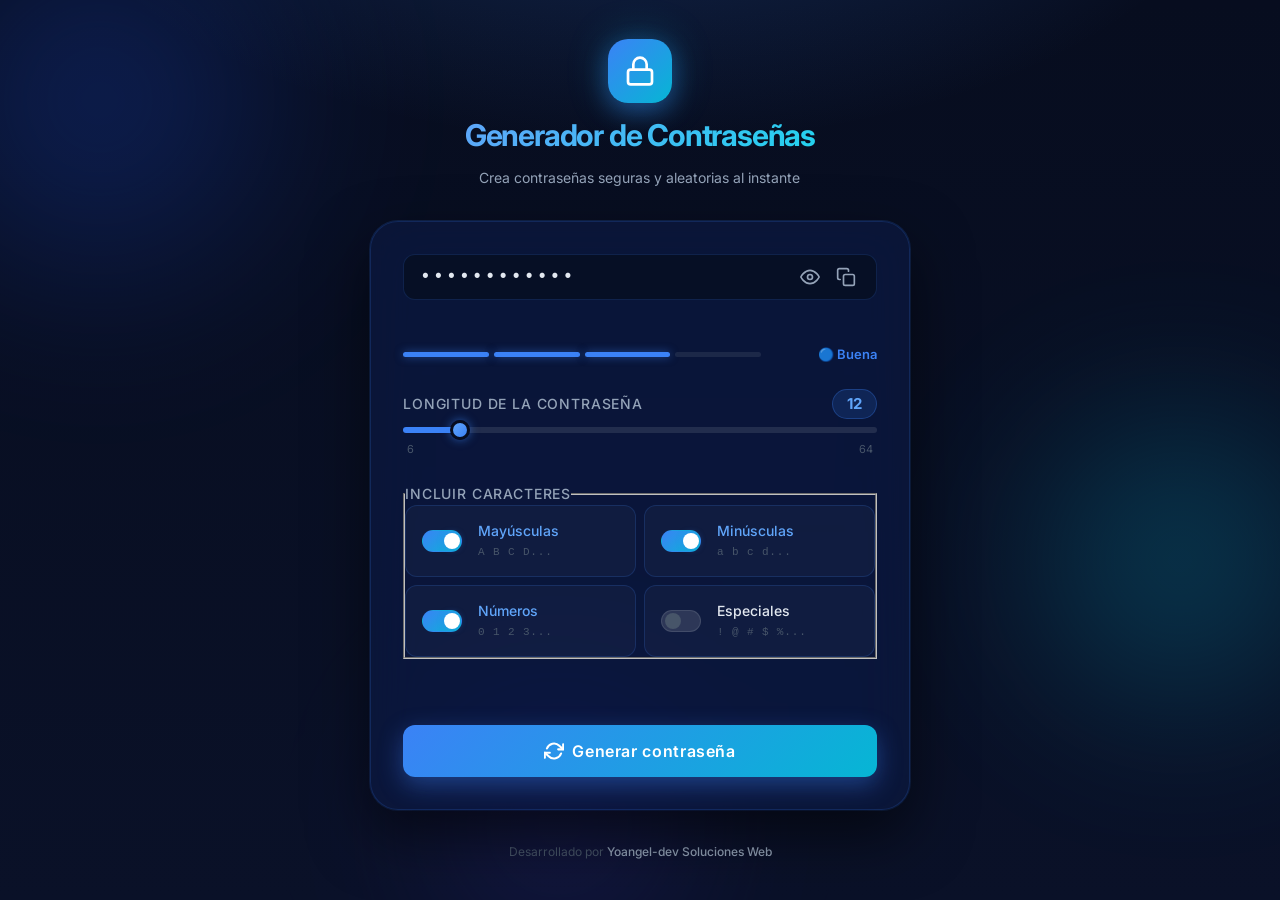
<file: 02-pass-generator/index.html>
<!DOCTYPE html>
<html lang="es">
<head>
  <meta charset="UTF-8" />
  <meta name="viewport" content="width=device-width, initial-scale=1.0" />
  <meta name="description" content="Generador de contraseñas aleatorias y seguras. Personaliza la longitud, tipo de caracteres y consulta la fortaleza de tu contraseña." />
  <meta name="author" content="Yoangel-dev Soluciones Web" />
  <title>Generador de Contraseñas Seguras | Yoangel-dev</title>
  <link rel="preconnect" href="https://fonts.googleapis.com" />
  <link rel="preconnect" href="https://fonts.gstatic.com" crossorigin />
  <link href="https://fonts.googleapis.com/css2?family=Inter:wght@300;400;500;600;700&display=swap" rel="stylesheet" />
  <link rel="stylesheet" href="assets/css/styles.css" />
</head>
<body>

  <!-- ==========================================
       Fondo animado con partículas/gradiente
  ========================================== -->
  <div class="bg-gradient" aria-hidden="true">
    <div class="bg-orb bg-orb--1"></div>
    <div class="bg-orb bg-orb--2"></div>
    <div class="bg-orb bg-orb--3"></div>
  </div>

  <!-- ==========================================
       Contenido principal
  ========================================== -->
  <main class="main" id="main-content">

    <!-- Encabezado -->
    <header class="app-header">
      <div class="app-header__icon" aria-hidden="true">
        <svg xmlns="http://www.w3.org/2000/svg" viewBox="0 0 24 24" fill="none" stroke="currentColor" stroke-width="2" stroke-linecap="round" stroke-linejoin="round" aria-hidden="true">
          <rect x="3" y="11" width="18" height="11" rx="2" ry="2"></rect>
          <path d="M7 11V7a5 5 0 0 1 10 0v4"></path>
        </svg>
      </div>
      <h1 class="app-header__title">Generador de Contraseñas</h1>
      <p class="app-header__subtitle">Crea contraseñas seguras y aleatorias al instante</p>
    </header>

    <!-- Tarjeta principal -->
    <section class="card" aria-label="Herramienta generadora de contraseñas">

      <!-- ---- Resultado de la contraseña ---- -->
      <div class="password-display" role="region" aria-label="Contraseña generada">
        <div class="password-display__field">
          <!-- El campo se manipula como type password/text vía JS -->
          <input
            type="password"
            id="password-output"
            class="password-display__input"
            readonly
            aria-label="Contraseña generada"
            aria-live="polite"
            placeholder="Genera tu contraseña..."
            value=""
          />
          <!-- Botón mostrar/ocultar -->
          <button
            type="button"
            id="btn-toggle-visibility"
            class="password-display__btn password-display__btn--eye"
            aria-label="Mostrar contraseña"
            title="Mostrar / Ocultar contraseña"
          >
            <!-- Icono ojo (visible cuando password está oculto) -->
            <svg id="icon-eye-show" class="icon" xmlns="http://www.w3.org/2000/svg" viewBox="0 0 24 24" fill="none" stroke="currentColor" stroke-width="2" stroke-linecap="round" stroke-linejoin="round" aria-hidden="true">
              <path d="M1 12s4-8 11-8 11 8 11 8-4 8-11 8-11-8-11-8z"></path>
              <circle cx="12" cy="12" r="3"></circle>
            </svg>
            <!-- Icono ojo tachado (visible cuando password está visible) -->
            <svg id="icon-eye-hide" class="icon icon--hidden" xmlns="http://www.w3.org/2000/svg" viewBox="0 0 24 24" fill="none" stroke="currentColor" stroke-width="2" stroke-linecap="round" stroke-linejoin="round" aria-hidden="true">
              <path d="M17.94 17.94A10.07 10.07 0 0 1 12 20c-7 0-11-8-11-8a18.45 18.45 0 0 1 5.06-5.94M9.9 4.24A9.12 9.12 0 0 1 12 4c7 0 11 8 11 8a18.5 18.5 0 0 1-2.16 3.19m-6.72-1.07a3 3 0 1 1-4.24-4.24"></path>
              <line x1="1" y1="1" x2="23" y2="23"></line>
            </svg>
          </button>
          <!-- Botón copiar -->
          <button
            type="button"
            id="btn-copy"
            class="password-display__btn password-display__btn--copy"
            aria-label="Copiar contraseña al portapapeles"
            title="Copiar al portapapeles"
          >
            <svg id="icon-copy" class="icon" xmlns="http://www.w3.org/2000/svg" viewBox="0 0 24 24" fill="none" stroke="currentColor" stroke-width="2" stroke-linecap="round" stroke-linejoin="round" aria-hidden="true">
              <rect x="9" y="9" width="13" height="13" rx="2" ry="2"></rect>
              <path d="M5 15H4a2 2 0 0 1-2-2V4a2 2 0 0 1 2-2h9a2 2 0 0 1 2 2v1"></path>
            </svg>
            <svg id="icon-check" class="icon icon--hidden" xmlns="http://www.w3.org/2000/svg" viewBox="0 0 24 24" fill="none" stroke="currentColor" stroke-width="2.5" stroke-linecap="round" stroke-linejoin="round" aria-hidden="true">
              <polyline points="20 6 9 17 4 12"></polyline>
            </svg>
          </button>
        </div>

        <!-- Mensaje de feedback para copiar -->
        <p id="copy-feedback" class="copy-feedback" role="status" aria-live="polite"></p>
      </div>

      <!-- ---- Indicador de fortaleza ---- -->
      <div class="strength-meter" role="region" aria-label="Indicador de fortaleza de la contraseña">
        <div class="strength-meter__bars" aria-hidden="true">
          <span class="strength-bar" id="strength-bar-1"></span>
          <span class="strength-bar" id="strength-bar-2"></span>
          <span class="strength-bar" id="strength-bar-3"></span>
          <span class="strength-bar" id="strength-bar-4"></span>
        </div>
        <span id="strength-label" class="strength-meter__label" aria-live="polite">-</span>
      </div>

      <!-- ---- Formulario de opciones ---- -->
      <form id="options-form" class="options-form" novalidate aria-label="Opciones de la contraseña">

        <!-- Longitud -->
        <div class="form-group form-group--length">
          <div class="form-group__header">
            <label for="length-slider" class="form-label">Longitud de la contraseña</label>
            <output id="length-value" class="length-badge" for="length-slider" aria-live="polite">12</output>
          </div>
          <input
            type="range"
            id="length-slider"
            class="slider"
            min="6"
            max="64"
            value="12"
            step="1"
            aria-label="Longitud de la contraseña"
            aria-valuemin="6"
            aria-valuemax="64"
            aria-valuenow="12"
          />
          <div class="slider-labels" aria-hidden="true">
            <span>6</span>
            <span>64</span>
          </div>
        </div>

        <!-- Opciones de caracteres -->
        <fieldset class="form-group form-group--options">
          <legend class="form-label">Incluir caracteres</legend>

          <div class="options-grid">

            <!-- Mayúsculas -->
            <label class="toggle-label" for="chk-uppercase">
              <input
                type="checkbox"
                id="chk-uppercase"
                class="toggle-input"
                checked
                aria-describedby="desc-uppercase"
              />
              <span class="toggle-switch" aria-hidden="true"></span>
              <span class="toggle-text">
                <span class="toggle-text__name">Mayúsculas</span>
                <span class="toggle-text__example" id="desc-uppercase">A B C D...</span>
              </span>
            </label>

            <!-- Minúsculas -->
            <label class="toggle-label" for="chk-lowercase">
              <input
                type="checkbox"
                id="chk-lowercase"
                class="toggle-input"
                checked
                aria-describedby="desc-lowercase"
              />
              <span class="toggle-switch" aria-hidden="true"></span>
              <span class="toggle-text">
                <span class="toggle-text__name">Minúsculas</span>
                <span class="toggle-text__example" id="desc-lowercase">a b c d...</span>
              </span>
            </label>

            <!-- Números -->
            <label class="toggle-label" for="chk-numbers">
              <input
                type="checkbox"
                id="chk-numbers"
                class="toggle-input"
                checked
                aria-describedby="desc-numbers"
              />
              <span class="toggle-switch" aria-hidden="true"></span>
              <span class="toggle-text">
                <span class="toggle-text__name">Números</span>
                <span class="toggle-text__example" id="desc-numbers">0 1 2 3...</span>
              </span>
            </label>

            <!-- Caracteres especiales -->
            <label class="toggle-label" for="chk-symbols">
              <input
                type="checkbox"
                id="chk-symbols"
                class="toggle-input"
                aria-describedby="desc-symbols"
              />
              <span class="toggle-switch" aria-hidden="true"></span>
              <span class="toggle-text">
                <span class="toggle-text__name">Especiales</span>
                <span class="toggle-text__example" id="desc-symbols">! @ # $ %...</span>
              </span>
            </label>

          </div>
        </fieldset>

        <!-- Mensaje de error / validación -->
        <p id="form-error" class="form-error" role="alert" aria-live="assertive"></p>

        <!-- Botón generar -->
        <button type="submit" id="btn-generate" class="btn-generate" aria-label="Generar contraseña aleatoria">
          <svg class="btn-generate__icon" xmlns="http://www.w3.org/2000/svg" viewBox="0 0 24 24" fill="none" stroke="currentColor" stroke-width="2.5" stroke-linecap="round" stroke-linejoin="round" aria-hidden="true">
            <polyline points="23 4 23 10 17 10"></polyline>
            <polyline points="1 20 1 14 7 14"></polyline>
            <path d="M3.51 9a9 9 0 0 1 14.85-3.36L23 10M1 14l4.64 4.36A9 9 0 0 0 20.49 15"></path>
          </svg>
          Generar contraseña
        </button>

      </form>
    </section>

    <!-- Pie de página -->
    <footer class="app-footer">
      <p>Desarrollado por <strong>Yoangel-dev Soluciones Web</strong></p>
    </footer>

  </main>

  <script src="assets/js/app.js"></script>
</body>
</html>
</file>
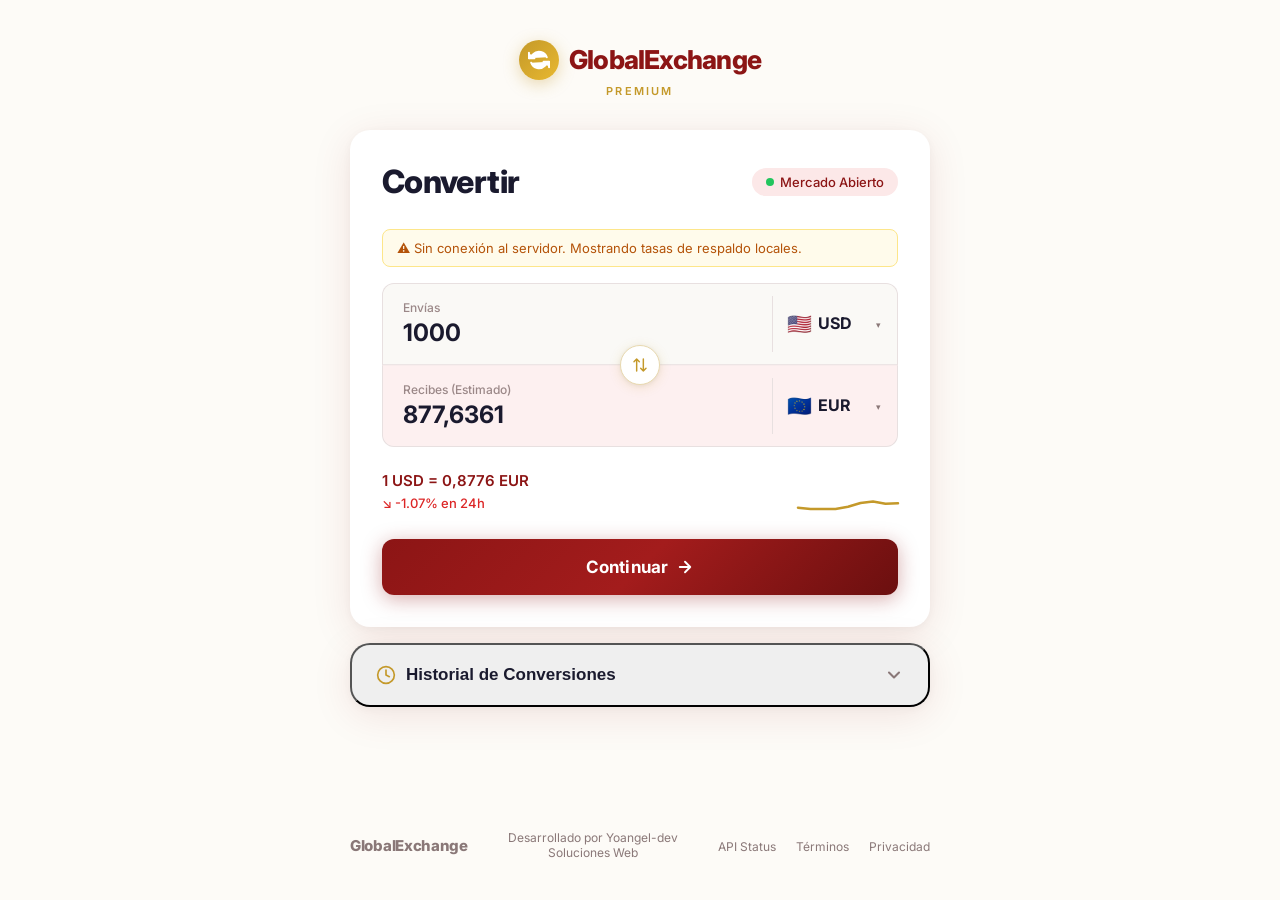
<file: 03-monedas/index.html>
<!DOCTYPE html>
<html lang="es">

<head>
    <meta charset="UTF-8">
    <meta name="viewport" content="width=device-width, initial-scale=1.0">
    <meta name="description"
        content="GlobalExchange Premium — Conversor de monedas en tiempo real con tasas actualizadas. Convierte entre más de 150 divisas de forma rápida y sencilla.">
    <meta name="keywords" content="conversor monedas, tipos de cambio, divisas, GlobalExchange, cambio de moneda">
    <meta name="author" content="Yoangel-dev Soluciones Web">
    <title>GlobalExchange Premium | Conversor de Monedas en Tiempo Real</title>

    <!-- Fuente: Inter desde Google Fonts -->
    <link rel="preconnect" href="https://fonts.googleapis.com">
    <link rel="preconnect" href="https://fonts.gstatic.com" crossorigin>
    <link href="https://fonts.googleapis.com/css2?family=Inter:wght@300;400;500;600;700;800&display=swap"
        rel="stylesheet">

    <!-- Hoja de estilos principal -->
    <link rel="stylesheet" href="css/style.css">
</head>

<body>

    <!-- ===================================================
         CABECERA / LOGO
    =================================================== -->
    <header class="app-header" role="banner">
        <div class="logo" aria-label="GlobalExchange Premium">
            <!-- Icono de intercambio de divisas -->
            <div class="logo-icon" aria-hidden="true">
                <svg viewBox="0 0 24 24" fill="none" stroke="white" stroke-width="2.2" stroke-linecap="round"
                    stroke-linejoin="round" xmlns="http://www.w3.org/2000/svg">
                    <path d="M1 4v6h6" />
                    <path d="M23 20v-6h-6" />
                    <path d="M20.49 9A9 9 0 0 0 5.64 5.64L1 10M23 14l-4.64 4.36A9 9 0 0 1 3.51 15" />
                </svg>
            </div>
            <span class="logo-text">GlobalExchange</span>
        </div>
        <p class="logo-subtitle">Premium</p>
    </header>

    <!-- ===================================================
         CONTENIDO PRINCIPAL
    =================================================== -->
    <main class="main-container" id="main-content" role="main">

        <!-- ─────────────────────────────────────────────
             CARD PRINCIPAL: CONVERSOR
        ───────────────────────────────────────────── -->
        <article class="card converter-card" aria-label="Formulario de conversión de monedas">

            <!-- Cabecera de la tarjeta -->
            <div class="converter-card__header">
                <h1 class="converter-card__title">Convertir</h1>
                <div class="market-badge" role="status" aria-live="polite" aria-label="Estado del mercado">
                    <span class="market-badge__dot" aria-hidden="true"></span>
                    <span>Mercado Abierto</span>
                </div>
            </div>

            <!-- Indicador de carga -->
            <div class="loading-overlay" id="loading-overlay" role="status" aria-live="polite"
                aria-label="Cargando tasas de cambio">
                <div class="loading-spinner" aria-hidden="true"></div>
                <span>Actualizando tasas de cambio…</span>
            </div>

            <!-- Mensaje de error / fallback -->
            <div class="error-msg" id="error-msg" role="alert" aria-live="assertive">
                <span id="error-text"></span>
            </div>

            <!-- Campos de conversión -->
            <div class="fields-group" role="group" aria-label="Campos de conversión">

                <!-- Campo Origen: cantidad a enviar -->
                <div class="field field--origin">
                    <div class="field__input-wrapper">
                        <label class="field__label" for="amount-input">Envías</label>
                        <input type="number" id="amount-input" class="field__amount" value="1000" min="0" step="any"
                            autocomplete="off" aria-label="Cantidad a convertir" placeholder="0.00">
                    </div>
                    <div class="field__separator" aria-hidden="true"></div>
                    <!-- Selector de moneda origen -->
                    <div class="select-wrapper">
                        <span class="select-wrapper__flag" id="origin-flag">🇺🇸</span>
                        <div class="select-wrapper__inner">
                            <select id="origin-select" class="select-wrapper__select" aria-label="Moneda de origen">
                                <!-- Opciones por JS -->
                            </select>
                            <span class="select-wrapper__arrow" aria-hidden="true">▾</span>
                        </div>
                    </div>
                </div>

                <!-- Línea divisoria a la altura del swap button -->
                <div class="fields-divider" aria-hidden="true"></div>

                <!-- Botón intercambiar monedas -->
                <button type="button" id="swap-btn" class="swap-btn"
                    aria-label="Intercambiar monedas de origen y destino" title="Intercambiar monedas">
                    <svg viewBox="0 0 24 24" fill="none" stroke="currentColor" stroke-width="2.2" stroke-linecap="round"
                        stroke-linejoin="round" aria-hidden="true">
                        <path d="M7 3L7 21M7 3L3 7M7 3L11 7" />
                        <path d="M17 21L17 3M17 21L13 17M17 21L21 17" />
                    </svg>
                </button>

                <!-- Campo Destino: cantidad recibida -->
                <div class="field field--destination" aria-live="polite">
                    <div class="field__input-wrapper">
                        <label class="field__label" for="result-display">Recibes (Estimado)</label>
                        <output id="result-display" class="field__amount field__amount--readonly" aria-live="polite"
                            aria-label="Resultado de la conversión">—</output>
                    </div>
                    <div class="field__separator" aria-hidden="true"></div>
                    <!-- Selector de moneda destino -->
                    <div class="select-wrapper">
                        <span class="select-wrapper__flag" id="dest-flag">🇪🇺</span>
                        <div class="select-wrapper__inner">
                            <select id="dest-select" class="select-wrapper__select" aria-label="Moneda de destino">
                                <!-- Opciones por JS -->
                            </select>
                            <span class="select-wrapper__arrow" aria-hidden="true">▾</span>
                        </div>
                    </div>
                </div>

            </div><!-- /fields-group -->

            <!-- Información de tasa de cambio -->
            <div class="rate-info" aria-live="polite">
                <div class="rate-info__text">
                    <span class="rate-info__value" id="rate-value">Cargando…</span>
                    <span class="rate-info__change" id="rate-change"></span>
                </div>
                <!-- Mini gráfico de tendencia -->
                <svg class="rate-info__chart" viewBox="0 0 100 40" preserveAspectRatio="none" aria-hidden="true"
                    role="img">
                    <path id="chart-line" d="M 0 30 L 12 25 L 25 28 L 37 20 L 50 22 L 62 15 L 75 18 L 87 10 L 100 12"
                        fill="none" stroke="#C4992A" stroke-width="2.5" stroke-linecap="round"
                        stroke-linejoin="round" />
                </svg>
            </div>

            <!-- Botón Continuar (guarda en historial) -->
            <button type="button" id="continue-btn" class="btn-convert" aria-label="Guardar conversión en el historial">
                <span>Continuar</span>
                <svg viewBox="0 0 24 24" fill="none" stroke="currentColor" stroke-width="2.5" stroke-linecap="round"
                    stroke-linejoin="round" aria-hidden="true">
                    <path d="M5 12h14M12 5l7 7-7 7" />
                </svg>
            </button>

        </article><!-- /converter-card -->

        <!-- ─────────────────────────────────────────────
             CARD HISTORIAL DE CONVERSIONES
        ───────────────────────────────────────────── -->
        <section class="card history-card" id="history-card" aria-label="Historial de conversiones">

            <!-- Cabecera clicable para colapsar/expandir -->
            <button type="button" id="history-toggle" class="history-card__header" aria-expanded="false"
                aria-controls="history-body" aria-label="Mostrar u ocultar el historial de conversiones">
                <div class="history-card__header-left">
                    <span class="history-card__icon" aria-hidden="true">
                        <!-- Icono reloj circular (historial) -->
                        <svg viewBox="0 0 24 24" fill="none" stroke="currentColor" stroke-width="2"
                            stroke-linecap="round" stroke-linejoin="round">
                            <circle cx="12" cy="12" r="10" />
                            <polyline points="12 6 12 12 16 14" />
                        </svg>
                    </span>
                    <span class="history-card__title">Historial de Conversiones</span>
                </div>
                <span class="history-card__chevron" aria-hidden="true">
                    <svg viewBox="0 0 24 24" fill="none" stroke="currentColor" stroke-width="2.5" stroke-linecap="round"
                        stroke-linejoin="round">
                        <polyline points="6 9 12 15 18 9" />
                    </svg>
                </span>
            </button>

            <!-- Contenido del historial (colapsable) -->
            <div class="history-card__body" id="history-body" aria-live="polite">
                <div class="history-card__inner">
                    <div class="history-divider" aria-hidden="true"></div>

                    <!-- Estado vacío -->
                    <div class="history-empty" id="history-empty" role="status">
                        <svg viewBox="0 0 24 24" fill="none" stroke="currentColor" stroke-width="1.5"
                            stroke-linecap="round" stroke-linejoin="round" aria-hidden="true">
                            <path d="M12 2C6.48 2 2 6.48 2 12s4.48 10 10 10 10-4.48 10-10S17.52 2 12 2z" />
                            <path d="M12 8v4l3 3" />
                        </svg>
                        <p>Aún no hay conversiones guardadas.<br>Pulsa <strong>Continuar</strong> para añadir una.</p>
                    </div>

                    <!-- Lista de conversiones -->
                    <ul class="history-list" id="history-list" aria-label="Lista de conversiones recientes"></ul>

                    <!-- Botón limpiar historial -->
                    <button type="button" id="clear-history-btn" class="btn-clear-history"
                        aria-label="Borrar todo el historial de conversiones" style="display:none">
                        <svg viewBox="0 0 24 24" fill="none" stroke="currentColor" stroke-width="2"
                            stroke-linecap="round" stroke-linejoin="round" aria-hidden="true">
                            <polyline points="3 6 5 6 21 6" />
                            <path d="M19 6l-1 14H6L5 6" />
                            <path d="M10 11v6M14 11v6" />
                            <path d="M9 6V4h6v2" />
                        </svg>
                        Borrar historial
                    </button>

                </div>
            </div><!-- /history-body -->

        </section><!-- /history-card -->

    </main><!-- /main-container -->

    <!-- ===================================================
         PIE DE PÁGINA
    =================================================== -->
    <footer class="app-footer" role="contentinfo">
        <span class="footer-logo" aria-label="GlobalExchange">GlobalExchange</span>
        <p class="footer-copy">Desarrollado por Yoangel-dev Soluciones Web</p>
        <nav aria-label="Enlaces del pie de página">
            <ul class="footer-links">
                <li><a href="#main-content">API Status</a></li>
                <li><a href="#main-content">Términos</a></li>
                <li><a href="#main-content">Privacidad</a></li>
            </ul>
        </nav>
    </footer>

    <!-- Toast de notificación -->
    <div id="toast" class="toast" role="alert" aria-live="polite" aria-atomic="true"></div>

    <!-- Lógica principal -->
    <script src="js/app.js"></script>

</body>

</html>
</file>
<file: 02-pass-generator/assets/css/styles.css>
/* ============================================================
   styles.css — Generador de Contraseñas
   Autor: Yoangel-dev Soluciones Web
   Descripción: Hoja de estilos principal. Diseño minimalista
   moderno con paleta de colores azul frío y glassmorphism.
   Base rem: 1rem = 10px (via font-size: 62.5% en :root)
   ============================================================ */

/* ----------------------------------------------------------
   1. Google Fonts import + Variables CSS
---------------------------------------------------------- */
@import url('https://fonts.googleapis.com/css2?family=Inter:wght@300;400;500;600;700&display=swap');

:root {
  /* Tipografía */
  --font-family: 'Inter', -apple-system, BlinkMacSystemFont, 'Segoe UI', sans-serif;

  /* Colores base */
  --color-bg:              #070d1f;
  --color-bg-secondary:    #0d1733;
  --color-surface:         rgba(13, 25, 60, 0.75);
  --color-surface-border:  rgba(59, 130, 246, 0.18);
  --color-surface-hover:   rgba(59, 130, 246, 0.08);

  /* Azules principales */
  --color-primary:         #3b82f6;
  --color-primary-hover:   #2563eb;
  --color-primary-light:   #60a5fa;
  --color-accent:          #06b6d4;
  --color-accent-light:    #22d3ee;

  /* Texto */
  --color-text:            #e2e8f0;
  --color-text-muted:      #94a3b8;
  --color-text-faint:      #475569;

  /* Fortaleza */
  --color-weak:            #ef4444;
  --color-fair:            #f59e0b;
  --color-good:            #3b82f6;
  --color-strong:          #10b981;

  /* Espaciados */
  --space-xs:   0.4rem;
  --space-sm:   0.8rem;
  --space-md:   1.6rem;
  --space-lg:   2.4rem;
  --space-xl:   3.2rem;
  --space-2xl:  4.8rem;

  /* Bordes */
  --radius-sm:  0.6rem;
  --radius-md:  1.2rem;
  --radius-lg:  2rem;
  --radius-xl:  2.8rem;
  --radius-full: 99rem;

  /* Sombras */
  --shadow-card: 0 2.5rem 6rem rgba(0, 0, 0, 0.55), 0 0 0 1px var(--color-surface-border);
  --shadow-glow: 0 0 3rem rgba(59, 130, 246, 0.2);
  --shadow-btn:  0 0.8rem 2.4rem rgba(59, 130, 246, 0.4);

  /* Transiciones */
  --transition-fast:   0.15s ease;
  --transition-base:   0.25s ease;
  --transition-slow:   0.4s ease;
}

/* ----------------------------------------------------------
   2. Reset y base
---------------------------------------------------------- */
*,
*::before,
*::after {
  box-sizing: border-box;
  margin: 0;
  padding: 0;
}

/* Base rem = 10px */
html {
  font-size: 62.5%;
  scroll-behavior: smooth;
}

body {
  font-family: var(--font-family);
  font-size: 1.6rem;
  font-weight: 400;
  line-height: 1.6;
  color: var(--color-text);
  background-color: var(--color-bg);
  min-height: 100vh;
  display: flex;
  align-items: center;
  justify-content: center;
  padding: var(--space-lg);
  overflow-x: hidden;
  position: relative;
}

/* ----------------------------------------------------------
   3. Fondo animado con orbes
---------------------------------------------------------- */
.bg-gradient {
  position: fixed;
  inset: 0;
  z-index: -1;
  overflow: hidden;
  background:
    radial-gradient(ellipse 80% 60% at 50% -20%, rgba(59, 130, 246, 0.25) 0%, transparent 60%),
    linear-gradient(180deg, #070d1f 0%, #0a1128 100%);
}

.bg-orb {
  position: absolute;
  border-radius: 50%;
  filter: blur(8rem);
  opacity: 0.35;
  animation: floatOrb 8s ease-in-out infinite;
}

.bg-orb--1 {
  width: 50rem;
  height: 50rem;
  background: radial-gradient(circle, #1d4ed8, transparent 70%);
  top: -15rem;
  left: -15rem;
  animation-duration: 10s;
}

.bg-orb--2 {
  width: 40rem;
  height: 40rem;
  background: radial-gradient(circle, #06b6d4, transparent 70%);
  top: 40%;
  right: -10rem;
  animation-duration: 13s;
  animation-delay: -3s;
}

.bg-orb--3 {
  width: 35rem;
  height: 35rem;
  background: radial-gradient(circle, #3730a3, transparent 70%);
  bottom: -10rem;
  left: 30%;
  animation-duration: 11s;
  animation-delay: -6s;
}

@keyframes floatOrb {
  0%, 100% { transform: translateY(0) scale(1); }
  50%       { transform: translateY(-3rem) scale(1.06); }
}

/* ----------------------------------------------------------
   4. Layout principal
---------------------------------------------------------- */
.main {
  width: 100%;
  max-width: 54rem;
  display: flex;
  flex-direction: column;
  align-items: center;
  gap: var(--space-xl);
}

/* ----------------------------------------------------------
   5. Encabezado de la aplicación
---------------------------------------------------------- */
.app-header {
  text-align: center;
  display: flex;
  flex-direction: column;
  align-items: center;
  gap: var(--space-sm);
}

.app-header__icon {
  width: 6.4rem;
  height: 6.4rem;
  display: flex;
  align-items: center;
  justify-content: center;
  background: linear-gradient(135deg, var(--color-primary), var(--color-accent));
  border-radius: var(--radius-lg);
  box-shadow: var(--shadow-btn), 0 0 4rem rgba(6, 182, 212, 0.3);
  animation: pulseIcon 3s ease-in-out infinite;
  color: white;
}

.app-header__icon svg {
  width: 3.2rem;
  height: 3.2rem;
}

@keyframes pulseIcon {
  0%, 100% { box-shadow: var(--shadow-btn), 0 0 4rem rgba(6, 182, 212, 0.3); }
  50%       { box-shadow: var(--shadow-btn), 0 0 6rem rgba(6, 182, 212, 0.5); }
}

.app-header__title {
  font-size: 3rem;
  font-weight: 700;
  letter-spacing: -0.04em;
  background: linear-gradient(135deg, var(--color-primary-light), var(--color-accent-light));
  -webkit-background-clip: text;
  background-clip: text;
  -webkit-text-fill-color: transparent;
}

.app-header__subtitle {
  font-size: 1.4rem;
  color: var(--color-text-muted);
  font-weight: 400;
}

/* ----------------------------------------------------------
   6. Tarjeta principal (Glassmorphism)
---------------------------------------------------------- */
.card {
  width: 100%;
  background: var(--color-surface);
  backdrop-filter: blur(2.4rem) saturate(1.8);
  -webkit-backdrop-filter: blur(2.4rem) saturate(1.8);
  border: 1px solid var(--color-surface-border);
  border-radius: var(--radius-xl);
  box-shadow: var(--shadow-card);
  padding: var(--space-xl);
  display: flex;
  flex-direction: column;
  gap: var(--space-lg);
  transition: box-shadow var(--transition-slow);
}

.card:hover {
  box-shadow: var(--shadow-card), var(--shadow-glow);
}

/* ----------------------------------------------------------
   7. Campo de contraseña generada
---------------------------------------------------------- */
.password-display {
  display: flex;
  flex-direction: column;
  gap: var(--space-xs);
}

.password-display__field {
  display: flex;
  align-items: center;
  background: rgba(7, 13, 31, 0.7);
  border: 1px solid var(--color-surface-border);
  border-radius: var(--radius-md);
  padding: var(--space-sm) var(--space-md);
  gap: var(--space-sm);
  transition: border-color var(--transition-fast), box-shadow var(--transition-fast);
}

.password-display__field:focus-within {
  border-color: var(--color-primary);
  box-shadow: 0 0 0 0.3rem rgba(59, 130, 246, 0.18);
}

.password-display__input {
  flex: 1;
  background: transparent;
  border: none;
  outline: none;
  font-family: 'Courier New', Courier, monospace;
  font-size: 1.8rem;
  font-weight: 600;
  color: var(--color-text);
  letter-spacing: 0.12em;
  min-width: 0;
  caret-color: var(--color-primary);
}

.password-display__input::placeholder {
  color: var(--color-text-faint);
  font-family: var(--font-family);
  font-size: 1.5rem;
  font-weight: 400;
  letter-spacing: normal;
}

/* Botones del campo de contraseña */
.password-display__btn {
  background: transparent;
  border: none;
  cursor: pointer;
  padding: var(--space-xs);
  color: var(--color-text-muted);
  display: flex;
  align-items: center;
  justify-content: center;
  border-radius: var(--radius-sm);
  transition: color var(--transition-fast), background var(--transition-fast), transform var(--transition-fast);
  flex-shrink: 0;
}

.password-display__btn:hover {
  color: var(--color-primary-light);
  background: rgba(59, 130, 246, 0.1);
}

.password-display__btn:active {
  transform: scale(0.9);
}

.password-display__btn--copy:hover {
  color: var(--color-accent-light);
  background: rgba(6, 182, 212, 0.1);
}

.icon {
  width: 2rem;
  height: 2rem;
  display: block;
  transition: opacity var(--transition-fast), transform var(--transition-fast);
}

.icon--hidden {
  display: none;
}

/* Feedback de copia */
.copy-feedback {
  font-size: 1.2rem;
  color: var(--color-accent-light);
  text-align: right;
  min-height: 1.6rem;
  opacity: 0;
  transform: translateY(-0.4rem);
  transition: opacity var(--transition-base), transform var(--transition-base);
}

.copy-feedback.is-visible {
  opacity: 1;
  transform: translateY(0);
}

/* ----------------------------------------------------------
   8. Indicador de fortaleza
---------------------------------------------------------- */
.strength-meter {
  display: flex;
  align-items: center;
  gap: var(--space-md);
}

.strength-meter__bars {
  display: flex;
  gap: 0.5rem;
  flex: 1;
}

.strength-bar {
  flex: 1;
  height: 0.5rem;
  border-radius: var(--radius-full);
  background: rgba(255, 255, 255, 0.08);
  transition: background var(--transition-base), box-shadow var(--transition-base);
}

/* Estados de fortaleza */
.strength-bar.active--weak    { background: var(--color-weak);   box-shadow: 0 0 0.8rem rgba(239, 68,  68,  0.5); }
.strength-bar.active--fair    { background: var(--color-fair);   box-shadow: 0 0 0.8rem rgba(245, 158, 11,  0.5); }
.strength-bar.active--good    { background: var(--color-good);   box-shadow: 0 0 0.8rem rgba(59,  130, 246, 0.5); }
.strength-bar.active--strong  { background: var(--color-strong); box-shadow: 0 0 0.8rem rgba(16,  185, 129, 0.5); }

.strength-meter__label {
  font-size: 1.3rem;
  font-weight: 600;
  min-width: 10rem;
  text-align: right;
  color: var(--color-text-muted);
  transition: color var(--transition-base);
}

.strength-meter__label.label--weak    { color: var(--color-weak); }
.strength-meter__label.label--fair    { color: var(--color-fair); }
.strength-meter__label.label--good    { color: var(--color-good); }
.strength-meter__label.label--strong  { color: var(--color-strong); }

/* ----------------------------------------------------------
   9. Formulario de opciones
---------------------------------------------------------- */
.options-form {
  display: flex;
  flex-direction: column;
  gap: var(--space-lg);
}

/* Grupo genérico */
.form-group {
  display: flex;
  flex-direction: column;
  gap: var(--space-sm);
}

.form-group__header {
  display: flex;
  justify-content: space-between;
  align-items: center;
}

.form-label {
  font-size: 1.4rem;
  font-weight: 500;
  color: var(--color-text-muted);
  letter-spacing: 0.06em;
  text-transform: uppercase;
}

/* ----------------------------------------------------------
   10. Longitud (Slider)
---------------------------------------------------------- */
.length-badge {
  font-size: 1.5rem;
  font-weight: 700;
  color: var(--color-primary-light);
  background: rgba(59, 130, 246, 0.15);
  border: 1px solid rgba(59, 130, 246, 0.3);
  border-radius: var(--radius-full);
  padding: 0.2rem 1rem;
  min-width: 4.5rem;
  text-align: center;
  transition: background var(--transition-fast), color var(--transition-fast);
}

/* Slider personalizado */
.slider {
  -webkit-appearance: none;
  appearance: none;
  width: 100%;
  height: 0.6rem;
  border-radius: var(--radius-full);
  background: linear-gradient(
    to right,
    var(--color-primary) 0%,
    var(--color-primary) var(--slider-progress, 9.6%),
    rgba(255, 255, 255, 0.1) var(--slider-progress, 9.6%),
    rgba(255, 255, 255, 0.1) 100%
  );
  cursor: pointer;
  outline: none;
  transition: box-shadow var(--transition-fast);
}

.slider:focus-visible {
  box-shadow: 0 0 0 0.3rem rgba(59, 130, 246, 0.35);
}

/* Thumb — Chrome/Safari/Edge */
.slider::-webkit-slider-thumb {
  -webkit-appearance: none;
  appearance: none;
  width: 2rem;
  height: 2rem;
  border-radius: 50%;
  background: linear-gradient(135deg, var(--color-primary-light), var(--color-primary));
  border: 3px solid var(--color-bg);
  box-shadow: 0 0 1rem rgba(59, 130, 246, 0.6);
  cursor: pointer;
  transition: transform var(--transition-fast), box-shadow var(--transition-fast);
}

.slider::-webkit-slider-thumb:hover {
  transform: scale(1.2);
  box-shadow: 0 0 1.6rem rgba(59, 130, 246, 0.8);
}

/* Thumb — Firefox */
.slider::-moz-range-thumb {
  width: 2rem;
  height: 2rem;
  border-radius: 50%;
  background: linear-gradient(135deg, var(--color-primary-light), var(--color-primary));
  border: 3px solid var(--color-bg);
  box-shadow: 0 0 1rem rgba(59, 130, 246, 0.6);
  cursor: pointer;
  transition: transform var(--transition-fast), box-shadow var(--transition-fast);
}

.slider::-moz-range-thumb:hover {
  transform: scale(1.2);
  box-shadow: 0 0 1.6rem rgba(59, 130, 246, 0.8);
}

/* Track — Firefox */
.slider::-moz-range-track {
  border-radius: var(--radius-full);
  background: rgba(255, 255, 255, 0.1);
}

/* Etiquetas extremos */
.slider-labels {
  display: flex;
  justify-content: space-between;
  font-size: 1.1rem;
  color: var(--color-text-faint);
  padding: 0 0.4rem;
}

/* ----------------------------------------------------------
   11. Toggles personalizados (checkboxes)
---------------------------------------------------------- */
.options-grid {
  display: grid;
  grid-template-columns: 1fr 1fr;
  gap: var(--space-sm);
}

.toggle-label {
  display: flex;
  align-items: center;
  gap: var(--space-md);
  background: rgba(255, 255, 255, 0.03);
  border: 1px solid var(--color-surface-border);
  border-radius: var(--radius-md);
  padding: 1.4rem var(--space-md);
  cursor: pointer;
  transition: background var(--transition-fast), border-color var(--transition-fast), transform var(--transition-fast);
  user-select: none;
}

.toggle-label:hover {
  background: var(--color-surface-hover);
  border-color: rgba(59, 130, 246, 0.35);
  transform: translateY(-0.1rem);
}

/* Ocultar el input nativo */
.toggle-input {
  position: absolute;
  width: 1px;
  height: 1px;
  opacity: 0;
  pointer-events: none;
}

/* Toggle visual */
.toggle-switch {
  position: relative;
  width: 4rem;
  height: 2.2rem;
  border-radius: var(--radius-full);
  background: rgba(255, 255, 255, 0.12);
  border: 1px solid rgba(255, 255, 255, 0.1);
  flex-shrink: 0;
  transition: background var(--transition-base), border-color var(--transition-base);
}

.toggle-switch::after {
  content: '';
  position: absolute;
  top: 50%;
  left: 0.3rem;
  transform: translateY(-50%);
  width: 1.6rem;
  height: 1.6rem;
  border-radius: 50%;
  background: var(--color-text-faint);
  transition: transform var(--transition-base), background var(--transition-base), box-shadow var(--transition-base);
}

/* Estado activo del toggle */
.toggle-input:checked + .toggle-switch {
  background: linear-gradient(135deg, var(--color-primary), var(--color-accent));
  border-color: transparent;
}

.toggle-input:checked + .toggle-switch::after {
  transform: translateY(-50%) translateX(1.8rem);
  background: white;
  box-shadow: 0 0 0.6rem rgba(59, 130, 246, 0.5);
}

/* Focus visible en el toggle */
.toggle-input:focus-visible + .toggle-switch {
  outline: 0.3rem solid var(--color-primary);
  outline-offset: 0.3rem;
}

/* Highlight del label cuando está activo */
.toggle-input:checked ~ .toggle-text .toggle-text__name {
  color: var(--color-primary-light);
}

.toggle-text {
  display: flex;
  flex-direction: column;
  gap: 0.2rem;
  min-width: 0;
}

.toggle-text__name {
  font-size: 1.4rem;
  font-weight: 500;
  color: var(--color-text);
  transition: color var(--transition-fast);
}

.toggle-text__example {
  font-size: 1.1rem;
  color: var(--color-text-faint);
  font-family: 'Courier New', Courier, monospace;
  letter-spacing: 0.08em;
}

/* ----------------------------------------------------------
   12. Mensaje de error del formulario
---------------------------------------------------------- */
.form-error {
  font-size: 1.3rem;
  color: var(--color-weak);
  text-align: center;
  min-height: 1.8rem;
  opacity: 0;
  transform: translateY(-0.4rem);
  transition: opacity var(--transition-base), transform var(--transition-base);
}

.form-error.is-visible {
  opacity: 1;
  transform: translateY(0);
}

/* ----------------------------------------------------------
   13. Botón generar
---------------------------------------------------------- */
.btn-generate {
  display: flex;
  align-items: center;
  justify-content: center;
  gap: var(--space-sm);
  width: 100%;
  padding: 1.6rem var(--space-xl);
  background: linear-gradient(135deg, var(--color-primary), var(--color-accent));
  color: white;
  font-family: var(--font-family);
  font-size: 1.6rem;
  font-weight: 600;
  letter-spacing: 0.04em;
  border: none;
  border-radius: var(--radius-md);
  cursor: pointer;
  box-shadow: var(--shadow-btn);
  transition: transform var(--transition-fast), box-shadow var(--transition-fast), filter var(--transition-fast);
  position: relative;
  overflow: hidden;
}

.btn-generate::before {
  content: '';
  position: absolute;
  inset: 0;
  background: linear-gradient(135deg, rgba(255,255,255,0.15), transparent);
  opacity: 0;
  transition: opacity var(--transition-fast);
}

.btn-generate:hover::before {
  opacity: 1;
}

.btn-generate:hover {
  transform: translateY(-0.2rem);
  box-shadow: 0 1.2rem 3.2rem rgba(59, 130, 246, 0.55);
}

.btn-generate:active {
  transform: translateY(0);
  box-shadow: var(--shadow-btn);
}

.btn-generate__icon {
  width: 2rem;
  height: 2rem;
  transition: transform var(--transition-base);
}

.btn-generate:hover .btn-generate__icon {
  transform: rotate(180deg);
}

/* ----------------------------------------------------------
   14. Pie de página
---------------------------------------------------------- */
.app-footer {
  font-size: 1.2rem;
  color: var(--color-text-faint);
  text-align: center;
}

.app-footer strong {
  color: var(--color-text-muted);
  font-weight: 500;
}

/* ----------------------------------------------------------
   15. Responsive — Mobile first
---------------------------------------------------------- */
@media (max-width: 480px) {
  body {
    padding: var(--space-md);
    align-items: flex-start;
    padding-top: var(--space-xl);
  }

  .app-header__title {
    font-size: 2.4rem;
  }

  .card {
    padding: var(--space-lg);
    border-radius: var(--radius-lg);
  }

  .options-grid {
    grid-template-columns: 1fr;
  }

  .password-display__input {
    font-size: 1.5rem;
  }
}

@media (min-width: 481px) and (max-width: 640px) {
  .options-grid {
    grid-template-columns: 1fr 1fr;
  }
}

/* ----------------------------------------------------------
   16. Accesibilidad — Reducir movimiento
---------------------------------------------------------- */
@media (prefers-reduced-motion: reduce) {
  *,
  *::before,
  *::after {
    animation-duration: 0.01ms !important;
    animation-iteration-count: 1 !important;
    transition-duration: 0.01ms !important;
  }
}

/* ----------------------------------------------------------
   17. Scrollbar personalizada
---------------------------------------------------------- */
::-webkit-scrollbar {
  width: 0.6rem;
}

::-webkit-scrollbar-track {
  background: var(--color-bg-secondary);
}

::-webkit-scrollbar-thumb {
  background: var(--color-primary);
  border-radius: var(--radius-full);
}
</file>
<file: 03-monedas/css/style.css>
/* ============================================================
   GlobalExchange Premium — Hoja de Estilos Principal
   Base font-size: 10px (1rem = 10px)
   ============================================================ */

/* --- 1. Reset & Base ---------------------------------------- */
*, *::before, *::after {
    box-sizing: border-box;
    margin: 0;
    padding: 0;
}

html {
    font-size: 10px; /* Base: 1rem = 10px */
    scroll-behavior: smooth;
}

body {
    font-family: 'Inter', -apple-system, BlinkMacSystemFont, 'Segoe UI', sans-serif;
    font-size: 1.6rem;
    color: #1a1a2e;
    background: #FDFBF7;
    min-height: 100vh;
    display: flex;
    flex-direction: column;
    align-items: center;
    justify-content: flex-start;
    padding: 4rem 2rem;
}

/* --- 2. Variables de Color ----------------------------------- */
:root {
    --color-primary:      #8C1515;
    --color-primary-dark: #6b0f0f;
    --color-gold:         #C4992A;
    --color-gold-light:   #d4aa3a;
    --color-bg:           #FDFBF7;
    --color-card:         #ffffff;
    --color-card-shadow:  rgba(140, 21, 21, 0.08);
    --color-input-bg:     #FAF9F6;
    --color-input-recv:   #fdf0f0;
    --color-border:       #e8e0e0;
    --color-text-main:    #1a1a2e;
    --color-text-muted:   #8a7878;
    --color-text-label:   #9b8888;
    --color-green:        #16a34a;
    --color-green-bg:     #f0fdf4;
    --color-badge-bg:     #fce8e8;
    --color-badge-dot:    #22c55e;
    --radius-card:        2rem;
    --radius-input:       1.2rem;
    --radius-btn:         1.2rem;
    --shadow-card:        0 8px 40px rgba(140, 21, 21, 0.10), 0 2px 8px rgba(0,0,0,0.04);
    --transition:         0.25s ease;
}

/* --- 3. Header / Logo --------------------------------------- */
.app-header {
    display: flex;
    flex-direction: column;
    align-items: center;
    gap: 0.4rem;
    margin-bottom: 3.2rem;
}

.logo {
    display: flex;
    align-items: center;
    gap: 1rem;
}

.logo-icon {
    width: 4rem;
    height: 4rem;
    background: linear-gradient(135deg, var(--color-gold), #e8b830);
    border-radius: 50%;
    display: flex;
    align-items: center;
    justify-content: center;
    box-shadow: 0 4px 16px rgba(196, 153, 42, 0.35);
    flex-shrink: 0;
}

.logo-icon svg {
    width: 2.2rem;
    height: 2.2rem;
    fill: #ffffff;
}

.logo-text {
    font-size: 2.6rem;
    font-weight: 800;
    color: var(--color-primary);
    letter-spacing: -0.03em;
    line-height: 1;
}

.logo-subtitle {
    font-size: 1.1rem;
    font-weight: 600;
    color: var(--color-gold);
    letter-spacing: 0.2em;
    text-transform: uppercase;
    text-align: center;
}

/* --- 4. Main Container -------------------------------------- */
.main-container {
    width: 100%;
    max-width: 58rem;
    display: flex;
    flex-direction: column;
    gap: 1.6rem;
    flex: 1;
}

/* --- 5. Card Base ------------------------------------------- */
.card {
    background: var(--color-card);
    border-radius: var(--radius-card);
    box-shadow: var(--shadow-card);
    padding: 3.2rem;
}

/* --- 6. Converter Card -------------------------------------- */
.converter-card__header {
    display: flex;
    align-items: center;
    justify-content: space-between;
    margin-bottom: 2.8rem;
}

.converter-card__title {
    font-size: 3.2rem;
    font-weight: 800;
    color: var(--color-text-main);
    letter-spacing: -0.02em;
}

/* Badge Mercado */
.market-badge {
    display: flex;
    align-items: center;
    gap: 0.6rem;
    background: var(--color-badge-bg);
    color: var(--color-primary);
    font-size: 1.3rem;
    font-weight: 500;
    padding: 0.6rem 1.4rem;
    border-radius: 10rem;
    flex-shrink: 0;
}

.market-badge__dot {
    width: 0.8rem;
    height: 0.8rem;
    border-radius: 50%;
    background: var(--color-badge-dot);
    box-shadow: 0 0 0 0 rgba(34, 197, 94, 0.5);
    animation: pulse-dot 2s infinite;
    flex-shrink: 0;
}

@keyframes pulse-dot {
    0%   { box-shadow: 0 0 0 0 rgba(34, 197, 94, 0.5); }
    70%  { box-shadow: 0 0 0 6px rgba(34, 197, 94, 0); }
    100% { box-shadow: 0 0 0 0 rgba(34, 197, 94, 0); }
}

/* --- 7. Fields Group ---------------------------------------- */
.fields-group {
    position: relative;
    display: flex;
    flex-direction: column;
    gap: 0;
    margin-bottom: 2.4rem;
}

/* Línea divisoria horizontal a la altura del swap button */
.fields-divider {
    position: absolute;
    left: 0;
    right: 0;
    top: 50%;
    transform: translateY(-50%);
    height: 1.5px;
    background: var(--color-border);
    z-index: 5;
    pointer-events: none;
}

/* Swap Button */
.swap-btn {
    position: absolute;
    left: 50%;
    top: 50%;
    transform: translate(-50%, -50%);
    z-index: 10;
    width: 4rem;
    height: 4rem;
    border-radius: 50%;
    border: 1.5px solid #e8d9b0;
    background: #ffffff;
    color: var(--color-gold);
    cursor: pointer;
    display: flex;
    align-items: center;
    justify-content: center;
    box-shadow: 0 2px 12px rgba(196, 153, 42, 0.18), 0 1px 4px rgba(0,0,0,0.06);
    transition: background var(--transition), transform var(--transition), box-shadow var(--transition);
}

.swap-btn:hover {
    background: linear-gradient(135deg, var(--color-gold-light), var(--color-gold));
    color: #ffffff;
    border-color: var(--color-gold);
    transform: translate(-50%, -50%) rotate(180deg);
    box-shadow: 0 6px 20px rgba(196, 153, 42, 0.40);
}

.swap-btn svg {
    width: 1.6rem;
    height: 1.6rem;
    pointer-events: none;
}

/* --- 8. Input Field ----------------------------------------- */
.field {
    display: flex;
    border: 1.5px solid var(--color-border);
    border-radius: var(--radius-input);
    /* SIN overflow:hidden para que el dropdown nativo del select no quede recortado */
    background: var(--color-input-bg);
    transition: border-color var(--transition), box-shadow var(--transition);
}

.field:focus-within {
    border-color: var(--color-primary);
    box-shadow: 0 0 0 3px rgba(140, 21, 21, 0.08);
}

/* Campo origen: tiene radio en las 4 esquinas pero sin borde inferior */
.field--origin {
    border-bottom-left-radius: 0;
    border-bottom-right-radius: 0;
    border-bottom-color: transparent;
}

/* Campo destino: tiene radio en las 4 esquinas pero sin borde superior */
.field--destination {
    border-top-left-radius: 0;
    border-top-right-radius: 0;
    border-top-color: transparent;
    background: var(--color-input-recv);
}

.field__input-wrapper {
    flex: 1;
    padding: 1.6rem 2rem;
    min-width: 0;
}

.field__label {
    display: block;
    font-size: 1.2rem;
    font-weight: 500;
    color: var(--color-text-label);
    margin-bottom: 0.4rem;
    white-space: nowrap;
}

.field__amount {
    font-size: 2.4rem;
    font-weight: 700;
    color: var(--color-text-main);
    border: none;
    outline: none;
    background: transparent;
    width: 100%;
    min-width: 0;
    font-family: inherit;
    line-height: 1.2;
}

.field__amount--readonly {
    cursor: default;
    pointer-events: none;
    color: var(--color-text-main);
}

.field__amount::placeholder {
    color: #c4b8b8;
}

/* Ocultar flechas numéricas en inputs */
.field__amount::-webkit-outer-spin-button,
.field__amount::-webkit-inner-spin-button {
    -webkit-appearance: none;
    margin: 0;
}
.field__amount[type=number] {
    -moz-appearance: textfield;
}

/* Separador vertical */
.field__separator {
    width: 1.5px;
    background: var(--color-border);
    margin: 1.2rem 0;
    flex-shrink: 0;
}

/* Selector de moneda */
.currency-selector {
    display: flex;
    align-items: center;
    gap: 0.8rem;
    padding: 0 1.8rem;
    background: transparent;
    border: none;
    cursor: pointer;
    font-family: inherit;
    font-size: 1.6rem;
    font-weight: 700;
    color: var(--color-text-main);
    white-space: nowrap;
    transition: color var(--transition);
    flex-shrink: 0;
}

.currency-selector:hover {
    color: var(--color-primary);
}

.currency-selector__flag {
    font-size: 2rem;
    line-height: 1;
}

.currency-selector__code {
    font-size: 1.6rem;
    font-weight: 700;
}

.currency-selector__arrow {
    font-size: 1rem;
    color: var(--color-text-muted);
    margin-left: 0.2rem;
}

/* --- 9. Selector de Moneda ---------------------------------- */

/*
 * Estructura:
 *   .select-wrapper          — contenedor flex horizontal
 *     .select-wrapper__flag  — emoji de bandera (span, actualizado por JS)
 *     .select-wrapper__inner — envuelve el select + la flecha
 *       .select-wrapper__select — <select> nativo visible sin flechas del navegador
 *       .select-wrapper__arrow  — flecha ▾ decorativa
 */
.select-wrapper {
    display: flex;
    align-items: center;
    padding: 0 1.6rem 0 1.4rem;  /* derecha: espacio para el inner */
    flex-shrink: 0;
    gap: 0.6rem;
}

/* Bandera: emoji grande, actualizado por JS al cambiar moneda */
.select-wrapper__flag {
    font-size: 2rem;
    line-height: 1;
    flex-shrink: 0;
    display: block;
    min-width: 2.2rem;
    text-align: center;
}

/* Envoltorio relativo para el select + flecha */
.select-wrapper__inner {
    position: relative;
    display: flex;
    align-items: center;
}

/* Select nativo: appearance none + padding-right para dejar hueco a la flecha */
.select-wrapper__select {
    appearance: none;
    -webkit-appearance: none;
    -moz-appearance: none;
    background: transparent;
    border: none;
    outline: none;
    font-family: inherit;
    font-size: 1.6rem;
    font-weight: 700;
    color: #1a1a2e;  /* color explícito, no variable, para máxima compatibilidad */
    cursor: pointer;
    padding: 0 2rem 0 0; /* hueco para la flecha a la derecha */
    min-width: 4.5rem;
    line-height: 1.2;
}

.select-wrapper__select:focus {
    outline: none;
    box-shadow: none;
}

/* Flecha decorativa ▾, encima del select (pointer-events:none) */
.select-wrapper__arrow {
    position: absolute;
    right: 0;
    top: 50%;
    transform: translateY(-50%);
    font-size: 0.9rem;
    color: #8a7878;
    pointer-events: none;
    line-height: 1;
}

/* --- 10. Info de Tasa -------------------------------------- */
.rate-info {
    display: flex;
    align-items: flex-start;
    justify-content: space-between;
    margin-bottom: 2.8rem;
    gap: 1.6rem;
}

.rate-info__text {
    display: flex;
    flex-direction: column;
    gap: 0.4rem;
}

.rate-info__value {
    font-size: 1.5rem;
    font-weight: 600;
    color: var(--color-primary);
    min-height: 2rem;
}

.rate-info__change {
    font-size: 1.3rem;
    font-weight: 500;
    color: var(--color-green);
    display: flex;
    align-items: center;
    gap: 0.4rem;
}

.rate-info__chart {
    flex-shrink: 0;
    width: 10rem;
    height: 4rem;
    overflow: visible;
}

/* --- 11. Indicador de carga --------------------------------- */
.loading-overlay {
    display: none;
    align-items: center;
    gap: 0.8rem;
    font-size: 1.3rem;
    color: var(--color-text-muted);
    margin-bottom: 1.6rem;
}

.loading-overlay.is-visible {
    display: flex;
}

.loading-spinner {
    width: 1.6rem;
    height: 1.6rem;
    border: 2px solid var(--color-border);
    border-top-color: var(--color-primary);
    border-radius: 50%;
    animation: spin 0.8s linear infinite;
    flex-shrink: 0;
}

@keyframes spin {
    to { transform: rotate(360deg); }
}

/* --- 12. Mensaje de Error ----------------------------------- */
.error-msg {
    display: none;
    align-items: center;
    gap: 0.8rem;
    font-size: 1.3rem;
    color: #b45309;
    background: #fffbeb;
    border: 1px solid #fde68a;
    border-radius: 0.8rem;
    padding: 1rem 1.4rem;
    margin-bottom: 1.6rem;
}

.error-msg.is-visible {
    display: flex;
}

/* --- 13. Botón Continuar ------------------------------------ */
.btn-convert {
    display: flex;
    align-items: center;
    justify-content: center;
    gap: 0.8rem;
    width: 100%;
    padding: 1.8rem 2.4rem;
    background: linear-gradient(135deg, var(--color-primary) 0%, #a31c1c 50%, var(--color-primary-dark) 100%);
    color: #ffffff;
    font-family: inherit;
    font-size: 1.7rem;
    font-weight: 700;
    border: none;
    border-radius: var(--radius-btn);
    cursor: pointer;
    letter-spacing: 0.01em;
    box-shadow: 0 4px 20px rgba(140, 21, 21, 0.35);
    transition: transform var(--transition), box-shadow var(--transition), background var(--transition);
    position: relative;
    overflow: hidden;
}

.btn-convert::before {
    content: '';
    position: absolute;
    inset: 0;
    background: linear-gradient(135deg, rgba(255,255,255,0.15) 0%, transparent 100%);
    opacity: 0;
    transition: opacity var(--transition);
}

.btn-convert:hover::before {
    opacity: 1;
}

.btn-convert:hover {
    transform: translateY(-2px);
    box-shadow: 0 8px 30px rgba(140, 21, 21, 0.45);
}

.btn-convert:active {
    transform: translateY(0);
    box-shadow: 0 2px 10px rgba(140, 21, 21, 0.3);
}

.btn-convert svg {
    width: 1.8rem;
    height: 1.8rem;
    transition: transform var(--transition);
}

.btn-convert:hover svg {
    transform: translateX(4px);
}

/* --- 14. Historial Card ------------------------------------- */
.history-card {
    padding: 0;
    /* Sin overflow:hidden para no bloquear la animación del acordeón */
}

.history-card__header {
    display: flex;
    align-items: center;
    justify-content: space-between;
    padding: 2rem 2.4rem;
    cursor: pointer;
    user-select: none;
    transition: background var(--transition);
    border-radius: var(--radius-card);
    width: 100%;  /* El <button> necesita width:100% para llenar la card */
    text-align: left;
}

.history-card__header:hover {
    background: #fdf8f8;
}

.history-card__header-left {
    display: flex;
    align-items: center;
    gap: 1rem;
}

.history-card__icon {
    color: var(--color-gold);
    display: flex;
    align-items: center;
}

.history-card__icon svg {
    width: 2rem;
    height: 2rem;
}

.history-card__title {
    font-size: 1.7rem;
    font-weight: 700;
    color: var(--color-text-main);
}

.history-card__chevron {
    color: var(--color-text-muted);
    transition: transform var(--transition);
    display: flex;
    align-items: center;
}

.history-card__chevron svg {
    width: 2rem;
    height: 2rem;
}

.history-card.is-open .history-card__chevron {
    transform: rotate(180deg);
}

.history-card.is-open .history-card__header {
    border-bottom-left-radius: 0;
    border-bottom-right-radius: 0;
}

/* El body usa overflow:hidden + max-height para el efecto acordeón */
.history-card__body {
    max-height: 0;
    overflow: hidden;
    transition: max-height 0.45s cubic-bezier(0.4, 0, 0.2, 1);
}

.history-card.is-open .history-card__body {
    max-height: 60rem;
}

/* El inner tiene padding 0 en estado colapsado (lo hereda del max-height:0) */
.history-card__inner {
    padding: 0 2.4rem 2.4rem;
}

/* Separador */
.history-divider {
    height: 1.5px;
    background: var(--color-border);
    margin-bottom: 2rem;
}

/* Lista vacía: compacta y centrada */
.history-empty {
    text-align: center;
    padding: 1.6rem 0;
    color: var(--color-text-muted);
    font-size: 1.4rem;
    line-height: 1.6;
}

.history-empty svg {
    width: 3.2rem;
    height: 3.2rem;
    margin: 0 auto 1rem;
    display: block;
    color: #d8c8c8;
}

/* Lista de historial */
.history-list {
    list-style: none;
    display: flex;
    flex-direction: column;
    gap: 1rem;
}

.history-item {
    display: flex;
    align-items: center;
    justify-content: space-between;
    padding: 1.4rem 1.6rem;
    background: #fdf8f8;
    border-radius: 1rem;
    border: 1px solid #f0e8e8;
    gap: 1.2rem;
    transition: background var(--transition);
}

.history-item:hover {
    background: #faf2f2;
}

.history-item__conversion {
    display: flex;
    flex-direction: column;
    gap: 0.2rem;
    flex: 1;
    min-width: 0;
}

.history-item__amount {
    font-size: 1.5rem;
    font-weight: 700;
    color: var(--color-text-main);
    white-space: nowrap;
    overflow: hidden;
    text-overflow: ellipsis;
}

.history-item__rate {
    font-size: 1.2rem;
    color: var(--color-text-muted);
    white-space: nowrap;
}

.history-item__date {
    font-size: 1.2rem;
    color: var(--color-text-muted);
    white-space: nowrap;
    text-align: right;
    flex-shrink: 0;
}

/* Botón limpiar historial */
.btn-clear-history {
    display: flex;
    align-items: center;
    gap: 0.6rem;
    background: none;
    border: none;
    cursor: pointer;
    font-family: inherit;
    font-size: 1.3rem;
    font-weight: 500;
    color: var(--color-text-muted);
    padding: 1rem 0 0;
    transition: color var(--transition);
    margin-top: 0.8rem;
}

.btn-clear-history:hover {
    color: var(--color-primary);
}

.btn-clear-history svg {
    width: 1.4rem;
    height: 1.4rem;
}

/* --- 15. Footer --------------------------------------------- */
.app-footer {
    width: 100%;
    max-width: 58rem;
    margin-top: 3rem;
    display: flex;
    align-items: center;
    justify-content: space-between;
    gap: 2rem;
    flex-wrap: wrap;
}

.footer-logo {
    font-size: 1.5rem;
    font-weight: 800;
    color: var(--color-text-muted);
    letter-spacing: -0.02em;
}

.footer-copy {
    font-size: 1.2rem;
    color: var(--color-text-muted);
    text-align: center;
    flex: 1;
}

.footer-links {
    display: flex;
    gap: 2rem;
    list-style: none;
}

.footer-links a {
    font-size: 1.2rem;
    color: var(--color-text-muted);
    text-decoration: none;
    transition: color var(--transition);
}

.footer-links a:hover {
    color: var(--color-primary);
}

/* --- 16. Toast Notification --------------------------------- */
.toast {
    position: fixed;
    bottom: 2.4rem;
    left: 50%;
    transform: translateX(-50%) translateY(10rem);
    background: #1a1a2e;
    color: #ffffff;
    font-size: 1.4rem;
    font-weight: 500;
    padding: 1.2rem 2.4rem;
    border-radius: 10rem;
    box-shadow: 0 8px 30px rgba(0,0,0,0.2);
    opacity: 0;
    transition: transform 0.35s ease, opacity 0.35s ease;
    z-index: 999;
    white-space: nowrap;
    pointer-events: none;
}

.toast.is-visible {
    opacity: 1;
    transform: translateX(-50%) translateY(0);
}

/* --- 17. Responsive ---------------------------------------- */
@media (max-width: 600px) {
    body {
        padding: 2.4rem 1.4rem;
    }

    .card {
        padding: 2.2rem 1.8rem;
    }

    .converter-card__title {
        font-size: 2.6rem;
    }

    .field__amount {
        font-size: 2rem;
    }

    .logo-text {
        font-size: 2.2rem;
    }

    .logo-icon {
        width: 3.4rem;
        height: 3.4rem;
    }

    .history-card__header,
    .history-card__inner {
        padding-left: 1.8rem;
        padding-right: 1.8rem;
    }

    .app-footer {
        flex-direction: column;
        align-items: center;
        text-align: center;
        gap: 1.2rem;
    }

    .footer-copy {
        order: 2;
    }

    .footer-logo {
        order: 1;
    }

    .footer-links {
        order: 3;
    }

    .rate-info__chart {
        display: none;
    }
}

@media (max-width: 400px) {
    .select-wrapper__select {
        min-width: 5.5rem;
        font-size: 1.4rem;
    }

    .field__amount {
        font-size: 1.8rem;
    }

    .market-badge {
        font-size: 1.1rem;
        padding: 0.5rem 1rem;
    }
}
</file>
